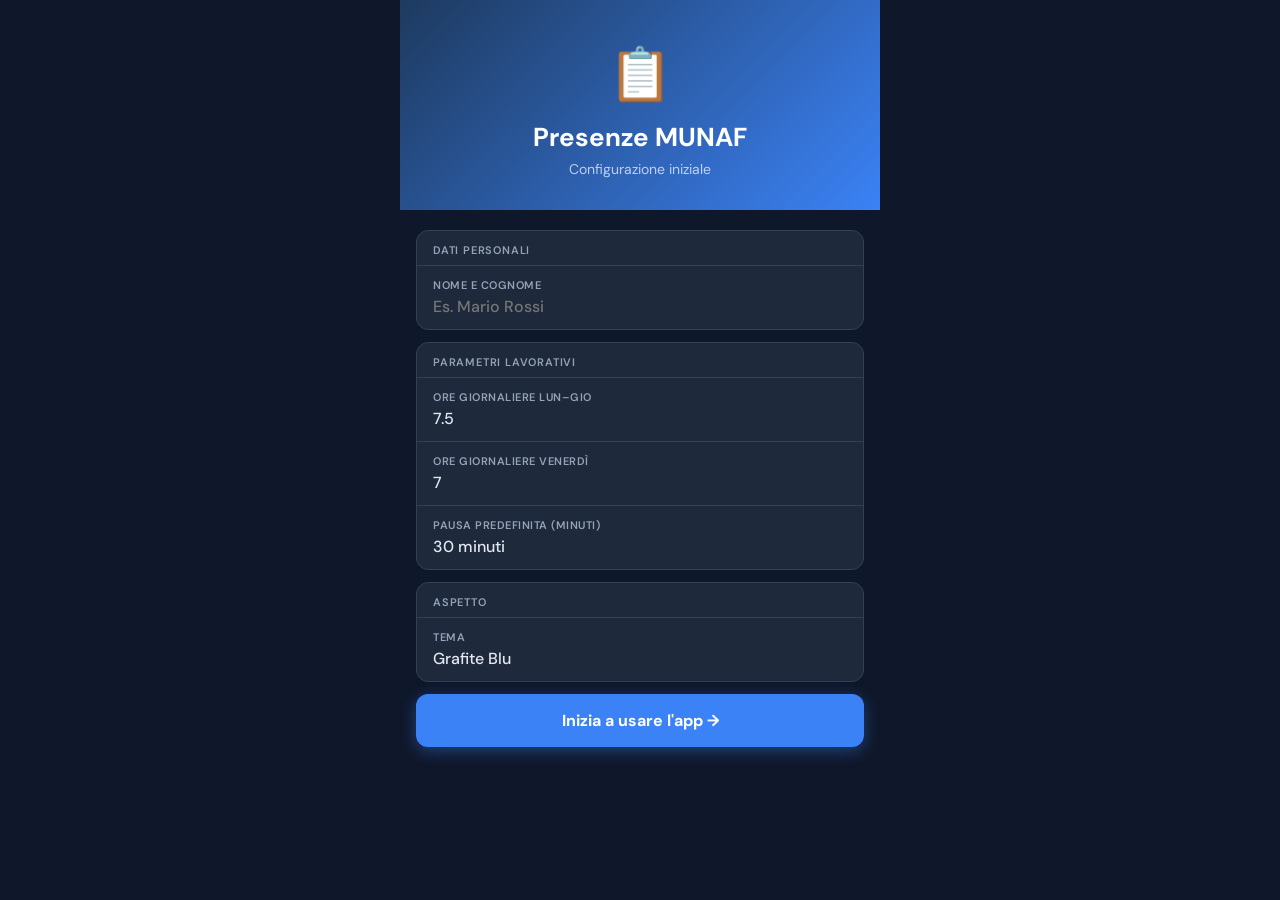
<file: index.html>
<!DOCTYPE html>
<html lang="it">
<head>
  <meta charset="UTF-8">
  <meta name="viewport" content="width=device-width, initial-scale=1.0, viewport-fit=cover">
  <meta name="mobile-web-app-capable" content="yes">
  <meta name="apple-mobile-web-app-capable" content="yes">
  <meta name="apple-mobile-web-app-status-bar-style" content="black-translucent">
  <meta name="apple-mobile-web-app-title" content="Presenze MUNAF">
  <meta name="theme-color" content="#1e3a5f">
  <title>Presenze MUNAF</title>
  <link rel="manifest" href="manifest.json">
  <link rel="apple-touch-icon" href="assets/icon-192.svg">
  <link rel="icon" href="assets/icon-192.svg">
  <link rel="preconnect" href="https://fonts.googleapis.com">
  <link href="https://fonts.googleapis.com/css2?family=DM+Sans:wght@400;500;600;700&display=swap" rel="stylesheet">
  <link rel="stylesheet" href="style.css">
</head>
<body>
<div id="app">

  <!-- ========== SETUP ========== -->
  <div id="view-setup" class="view active">
    <div class="setup-hero">
      <div class="setup-hero-icon">📋</div>
      <h1>Presenze MUNAF</h1>
      <p>Configurazione iniziale</p>
    </div>
    <div class="setup-body">
      <div class="setup-section">
        <div class="setup-section-title">Dati Personali</div>
        <div class="setup-field">
          <label>Nome e Cognome</label>
          <input type="text" id="setup-name" placeholder="Es. Mario Rossi" autocomplete="name">
        </div>
      </div>
      <div class="setup-section">
        <div class="setup-section-title">Parametri Lavorativi</div>
        <div class="setup-field">
          <label>Ore giornaliere Lun–Gio</label>
          <input type="number" id="setup-hours" value="7.5" min="1" max="12" step="0.5">
        </div>
        <div class="setup-field">
          <label>Ore giornaliere Venerdì</label>
          <input type="number" id="setup-hours-fri" value="7" min="0" max="12" step="0.5">
        </div>
        <div class="setup-field">
          <label>Pausa predefinita (minuti)</label>
          <select id="setup-break">
            <option value="0">Nessuna</option>
            <option value="30" selected>30 minuti</option>
            <option value="60">60 minuti</option>
          </select>
        </div>
      </div>
      <div class="setup-section">
        <div class="setup-section-title">Aspetto</div>
        <div class="setup-field">
          <label>Tema</label>
          <select id="setup-theme" onchange="applyTheme(this.value)">
            <option value="grafite">Grafite Blu</option>
            <option value="petrolio">Verde Petrolio</option>
            <option value="bordeaux">Bordeaux</option>
            <option value="viola">Viola</option>
            <option value="grigio">Grigio Professionale</option>
            <option value="chiaro">Chiaro</option>
            <option value="salvia">Verde Salvia</option>
            <option value="azzurro">Azzurro Polvere</option>
          </select>
        </div>
      </div>
      <button class="btn-save" onclick="saveSetup()">Inizia a usare l'app →</button>
    </div>
  </div>

  <!-- ========== DASHBOARD ========== -->
  <div id="view-dashboard" class="view">
    <div class="dash-header">
      <div class="dash-greeting">Benvenuta/o,</div>
      <div class="dash-name" id="dash-name">—</div>
      <div class="dash-month" id="dash-month">—</div>
    </div>
    <div class="stats-row">
      <div class="stat-card">
        <div class="stat-label">Ore lavorate</div>
        <div class="stat-value" id="dash-ore">0:00</div>
      </div>
      <div class="stat-card">
        <div class="stat-label">Ticket</div>
        <div class="stat-value" id="dash-ticket">0</div>
      </div>
      <div class="stat-card">
        <div class="stat-label">Saldo ore</div>
        <div class="stat-value" id="dash-saldo">0:00</div>
      </div>
    </div>
    <div class="dash-section">
      <div class="dash-section-title">Ultima registrazione</div>
      <div class="last-card" id="dash-last">Nessuna registrazione questo mese</div>
    </div>
    <div class="dash-section">
      <div class="dash-section-title">Accessi rapidi</div>
    </div>
    <div class="quick-actions">
      <button class="quick-btn" onclick="openNewEntry()">
        <span class="quick-btn-icon">➕</span>Nuova giornata
      </button>
      <button class="quick-btn" onclick="navigate('calendar')">
        <span class="quick-btn-icon">📅</span>Calendario
      </button>
      <button class="quick-btn" onclick="navigate('history')">
        <span class="quick-btn-icon">🗂️</span>Storico
      </button>
      <button class="quick-btn" onclick="navigate('report')">
        <span class="quick-btn-icon">📊</span>Report
      </button>
    </div>
  </div>

  <!-- ========== FORM GIORNATA ========== -->
  <div id="view-form" class="view">
    <div class="form-header">
      <button class="form-back" onclick="navigate('dashboard')">←</button>
      <h2 id="form-title">Nuova Giornata</h2>
    </div>
    <div class="form-body">
      <div class="form-section">
        <div class="form-section-title">Data</div>
        <div class="field-row single">
          <div class="field">
            <div class="date-nav-row">
              <button class="btn-day-nav" onclick="navigateDay(-1)">‹</button>
              <div class="date-center">
                <label>Data</label>
                <input type="date" id="entry-date" onchange="onDateChange()">
              </div>
              <button class="btn-day-nav" onclick="navigateDay(1)">›</button>
              <button class="btn-save-top" onclick="saveEntry_form()">💾 Salva</button>
            </div>
          </div>
        </div>
      </div>
      <div class="calc-preview">
        <div class="calc-item">
          <div class="calc-item-label">Ore lavorate</div>
          <div class="calc-item-value" id="calc-worked">0:00</div>
        </div>
        <div class="calc-item">
          <div class="calc-item-label">Ticket</div>
          <div class="calc-item-value" id="calc-ticket">0</div>
        </div>
        <div class="calc-item">
          <div class="calc-item-label">Differenza</div>
          <div class="calc-item-value" id="calc-diff">0:00</div>
        </div>
      </div>
      <div class="form-section">
        <div class="form-section-title">Presenza</div>
        <div class="timbre-row">
          <button class="btn-timbre btn-entrata" onclick="timbraOra('entry-checkin')">⏱ Timbra Entrata</button>
          <button class="btn-timbre btn-uscita" onclick="timbraOra('entry-checkout')">⏱ Timbra Uscita</button>
        </div>
        <div class="field-row">
          <div class="field">
            <label>Entrata</label>
            <input type="time" id="entry-checkin" oninput="updateCalcPreview()">
          </div>
          <div class="field">
            <label>Uscita</label>
            <input type="time" id="entry-checkout" oninput="updateCalcPreview()">
          </div>
        </div>
        <div class="field-row">
          <div class="field">
            <label>Pausa (min)</label>
            <input type="number" id="entry-break" min="0" max="120" step="5" oninput="updateCalcPreview()">
          </div>
          <div class="field">
            <label>Ore contratto</label>
            <input type="number" id="entry-contract" min="0" max="12" step="0.5" oninput="updateCalcPreview()">
          </div>
        </div>
      </div>
      <div class="form-section">
        <div class="form-section-title">Assenze</div>
        <div class="field-row">
          <div class="field">
            <label>Ore malattia</label>
            <input type="number" id="entry-sick" min="0" max="24" step="0.5" placeholder="0">
          </div>
          <div class="field">
            <label>Ore ferie</label>
            <input type="number" id="entry-holiday" min="0" max="24" step="0.5" placeholder="0">
          </div>
        </div>
        <div class="field-row single">
          <div class="field">
            <label>Ore assenza recupero</label>
            <input type="number" id="entry-recovery" min="0" max="24" step="0.5" placeholder="0">
          </div>
        </div>
      </div>
      <div class="form-section">
        <div class="form-section-title">Ore Aggiuntive (autorizzate)</div>
        <div class="field-row">
          <div class="field">
            <label>Supplementari</label>
            <input type="number" id="entry-supp" min="0" max="24" step="0.5" placeholder="0">
          </div>
          <div class="field">
            <label>Straord. diurne</label>
            <input type="number" id="entry-otday" min="0" max="24" step="0.5" placeholder="0">
          </div>
        </div>
        <div class="field-row">
          <div class="field">
            <label>Straord. nott./fest.</label>
            <input type="number" id="entry-otnight" min="0" max="24" step="0.5" placeholder="0">
          </div>
          <div class="field">
            <label>Accantonate</label>
            <input type="number" id="entry-accrued" min="0" max="24" step="0.5" placeholder="0">
          </div>
        </div>
      </div>
      <div class="form-section">
        <div class="form-section-title">Modalità giornata</div>
        <label class="toggle-row" style="border-bottom:1px solid var(--border);">
          <span>✈️ In trasferta</span>
          <span class="toggle">
            <input type="checkbox" id="entry-travel"
              onchange="document.getElementById('travel-desc-row').style.display=this.checked?'block':'none'">
            <span class="toggle-slider"></span>
          </span>
        </label>
        <div id="travel-desc-row" style="display:none;">
          <div class="field">
            <label>Descrizione trasferta</label>
            <input type="text" id="entry-travel-desc" placeholder="Dove / perché">
          </div>
        </div>
        <label class="toggle-row" style="border-bottom:1px solid var(--border);">
          <span>🏠 Smart Working</span>
          <span class="toggle">
            <input type="checkbox" id="entry-smart" onchange="updateCalcPreview()">
            <span class="toggle-slider"></span>
          </span>
        </label>
        <label class="toggle-row">
          <span>🎉 Giorno Festivo</span>
          <span class="toggle">
            <input type="checkbox" id="entry-holiday-flag" onchange="updateCalcPreview()">
            <span class="toggle-slider"></span>
          </span>
        </label>
      </div>
      <div class="form-section">
        <div class="form-section-title">Note</div>
        <div class="field-row single">
          <div class="field">
            <label>Note libere</label>
            <textarea id="entry-notes" placeholder="Note aggiuntive..."></textarea>
          </div>
        </div>
      </div>
    </div>
  </div>

  <!-- ========== CALENDARIO ========== -->
  <div id="view-calendar" class="view">
    <div class="cal-nav">
      <button class="cal-nav-btn" onclick="calNav(-1)">‹</button>
      <span id="cal-label">—</span>
      <button class="cal-nav-btn" onclick="calNav(1)">›</button>
    </div>
    <div class="cal-legend">
      <div class="legend-item"><div class="legend-dot" style="background:#3b82f6"></div>Lavoro</div>
      <div class="legend-item"><div class="legend-dot" style="background:#10b981"></div>Ferie</div>
      <div class="legend-item"><div class="legend-dot" style="background:#ef4444"></div>Malattia</div>
      <div class="legend-item"><div class="legend-dot" style="background:#f59e0b"></div>Recupero</div>
      <div class="legend-item"><div class="legend-dot" style="background:#a855f7"></div>Trasferta</div>
    </div>
    <div id="cal-grid"></div>
  </div>

  <!-- ========== STORICO ========== -->
  <div id="view-history" class="view">
    <div class="search-bar">
      <input type="search" id="history-search" placeholder="🔍 Cerca per data o note..."
        oninput="historySearch=this.value; renderHistory()">
    </div>
    <div id="history-list"></div>
  </div>

  <!-- ========== REPORT ========== -->
  <div id="view-report" class="view">
    <div class="view-header"><h2>📊 Report Mensile</h2></div>
    <div class="report-controls">
      <select id="report-month">
        <option value="1">Gennaio</option><option value="2">Febbraio</option>
        <option value="3">Marzo</option><option value="4">Aprile</option>
        <option value="5">Maggio</option><option value="6">Giugno</option>
        <option value="7">Luglio</option><option value="8">Agosto</option>
        <option value="9">Settembre</option><option value="10">Ottobre</option>
        <option value="11">Novembre</option><option value="12">Dicembre</option>
      </select>
      <select id="report-year">
        <option value="2024">2024</option><option value="2025">2025</option>
        <option value="2026">2026</option><option value="2027">2027</option>
      </select>
      <button class="btn-go" onclick="renderReport()">Vai</button>
    </div>
    <div id="report-title"></div>
    <div id="report-grid"></div>
    <div class="export-buttons">
      <button class="btn-export btn-xlsx" onclick="doExportXLSX()">📊 Esporta XLSX</button>
      <button class="btn-export btn-pdf" onclick="doExportPDF()">📑 Esporta PDF</button>
    </div>
    <div class="export-buttons" style="margin-top:-4px;">
      <button class="btn-export btn-csv" onclick="doExportCSV()">📄 Esporta CSV</button>
    </div>
    <div id="report-table-wrap" style="display:none;">
      <table class="report-table">
        <thead>
          <tr>
            <th>Gg</th><th>Data</th><th>Ticket</th><th>Contr.</th><th>Lav.</th>
            <th>Mal.</th><th>Ferie</th><th>Rec.</th><th>Supp.</th>
            <th>Str.D</th><th>Str.N</th><th>Acc.</th><th>Note</th>
          </tr>
        </thead>
        <tbody id="report-table-body"></tbody>
      </table>
    </div>
  </div>

  <!-- ========== IMPOSTAZIONI ========== -->
  <div id="view-settings" class="view">
    <div class="settings-header"><h2>⚙️ Impostazioni</h2></div>
    <div class="settings-body">
      <div class="settings-section">
        <div class="settings-section-title">Dati Personali</div>
        <div class="settings-field">
          <label>Nome e Cognome</label>
          <input type="text" id="set-name" autocomplete="name">
        </div>
      </div>
      <div class="settings-section">
        <div class="settings-section-title">Parametri Lavorativi</div>
        <div class="settings-field">
          <label>Ore giornaliere Lun–Gio</label>
          <input type="number" id="set-hours" min="1" max="12" step="0.5">
        </div>
        <div class="settings-field">
          <label>Ore giornaliere Venerdì</label>
          <input type="number" id="set-hours-fri" min="0" max="12" step="0.5">
        </div>
        <div class="settings-field">
          <label>Pausa predefinita (minuti)</label>
          <select id="set-break">
            <option value="0">Nessuna</option>
            <option value="30">30 minuti</option>
            <option value="60">60 minuti</option>
          </select>
        </div>
      </div>
      <div class="settings-section">
        <div class="settings-section-title">Aspetto</div>
        <div class="settings-field">
          <label>Tema</label>
          <select id="set-theme" onchange="applyTheme(this.value)">
            <option value="grafite">Grafite Blu</option>
            <option value="petrolio">Verde Petrolio</option>
            <option value="bordeaux">Bordeaux</option>
            <option value="viola">Viola</option>
            <option value="grigio">Grigio Professionale</option>
            <option value="chiaro">Chiaro</option>
            <option value="salvia">Verde Salvia</option>
            <option value="azzurro">Azzurro Polvere</option>
          </select>
        </div>
      </div>
      <button class="btn-save" onclick="saveSettings()">💾 Salva impostazioni</button>
      <div class="settings-section" style="margin-top:12px;">
        <div class="settings-section-title">Backup dati</div>
      </div>
      <div class="backup-buttons">
        <button class="btn-backup" onclick="exportBackup()">📤 Esporta backup</button>
        <button class="btn-backup" onclick="document.getElementById('import-file').click()">📥 Importa backup</button>
      </div>
      <input type="file" id="import-file" accept=".json" style="display:none"
        onchange="importBackup(this.files[0])
          .then(()=>{ showToast('Backup ripristinato!','success'); this.value=''; })
          .catch(e=>showToast('Errore: '+e.message,'error'))">
      <div style="padding:16px; text-align:center; color:var(--subtext); font-size:12px;">
        Presenze MUNAF v1.0 — Dati salvati localmente sul dispositivo
      </div>
    </div>
  </div>

  <!-- ========== BOTTOM NAV ========== -->
  <nav id="bottom-nav">
    <button class="nav-btn" data-view="dashboard" onclick="navigate('dashboard')">
      <span class="nav-icon">🏠</span>Home
    </button>
    <button class="nav-btn" data-view="calendar" onclick="navigate('calendar')">
      <span class="nav-icon">📅</span>Calendario
    </button>
    <button class="nav-btn nav-add" data-view="form" onclick="openNewEntry()">
      <span class="nav-icon">＋</span>
    </button>
    <button class="nav-btn" data-view="history" onclick="navigate('history')">
      <span class="nav-icon">🗂️</span>Storico
    </button>
    <button class="nav-btn" data-view="settings" onclick="navigate('settings')">
      <span class="nav-icon">⚙️</span>Setup
    </button>
  </nav>

  <div id="toast"></div>
</div>

<script src="storage.js"></script>
<script src="calculations.js"></script>
<script src="export.js"></script>
<script src="app.js"></script>
</body>
</html>
</file>
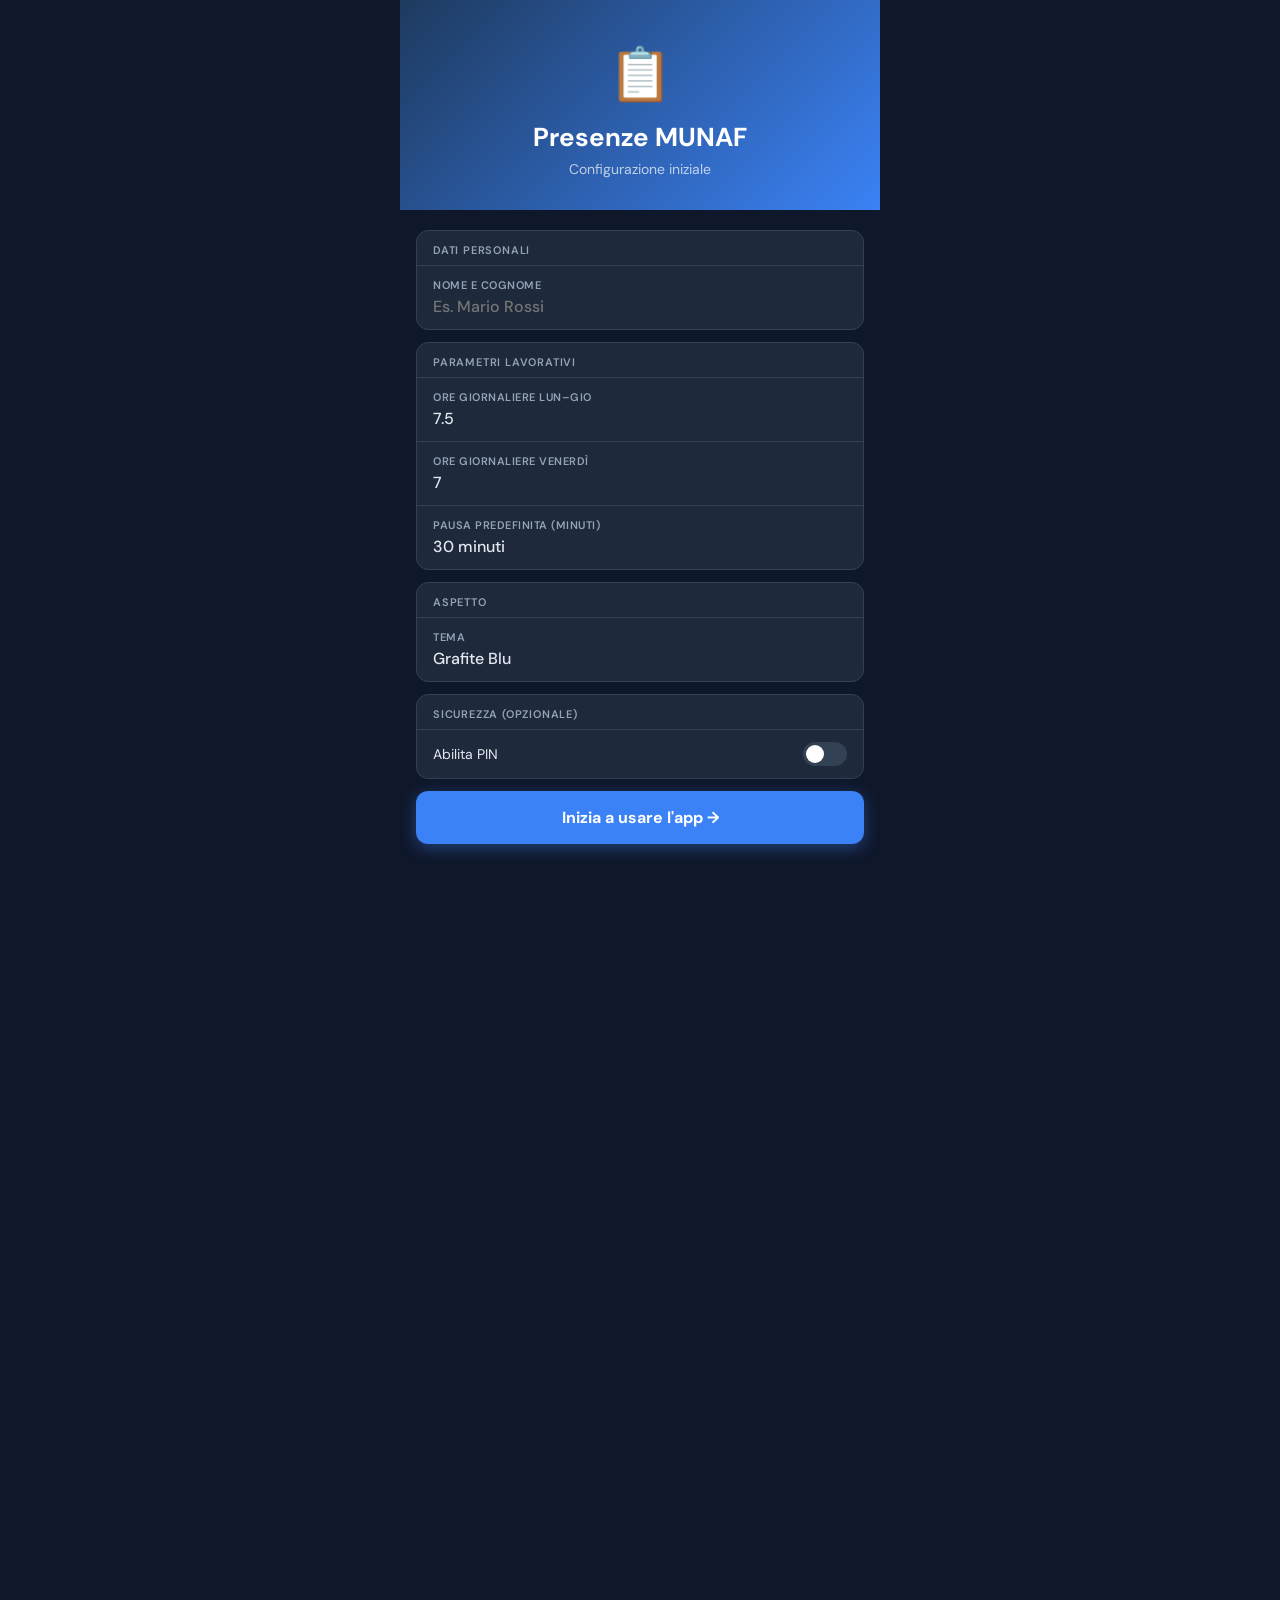
<file: index (1).html>
<!DOCTYPE html>
<html lang="it">
<head>
  <meta charset="UTF-8">
  <meta name="viewport" content="width=device-width, initial-scale=1.0, viewport-fit=cover">
  <meta name="mobile-web-app-capable" content="yes">
  <meta name="apple-mobile-web-app-capable" content="yes">
  <meta name="apple-mobile-web-app-status-bar-style" content="black-translucent">
  <meta name="apple-mobile-web-app-title" content="Presenze MUNAF">
  <meta name="theme-color" content="#1e3a5f">
  <title>Presenze MUNAF</title>
  <link rel="manifest" href="manifest.json">
  <link rel="apple-touch-icon" href="icon-192.svg">
  <link rel="icon" href="icon-192.svg">
  <link rel="preconnect" href="https://fonts.googleapis.com">
  <link href="https://fonts.googleapis.com/css2?family=DM+Sans:wght@400;500;600;700&display=swap" rel="stylesheet">
  <link rel="stylesheet" href="style.css">
</head>
<body>
<div id="app">

  <!-- ========== SETUP ========== -->
  <div id="view-setup" class="view active">
    <div class="setup-hero">
      <div class="setup-hero-icon">📋</div>
      <h1>Presenze MUNAF</h1>
      <p>Configurazione iniziale</p>
    </div>
    <div class="setup-body">
      <div class="setup-section">
        <div class="setup-section-title">Dati Personali</div>
        <div class="setup-field">
          <label>Nome e Cognome</label>
          <input type="text" id="setup-name" placeholder="Es. Mario Rossi" autocomplete="name">
        </div>
      </div>
      <div class="setup-section">
        <div class="setup-section-title">Parametri Lavorativi</div>
        <div class="setup-field">
          <label>Ore giornaliere Lun–Gio</label>
          <input type="number" id="setup-hours" value="7.5" min="1" max="12" step="0.5">
        </div>
        <div class="setup-field">
          <label>Ore giornaliere Venerdì</label>
          <input type="number" id="setup-hours-fri" value="7" min="0" max="12" step="0.5">
        </div>
        <div class="setup-field">
          <label>Pausa predefinita (minuti)</label>
          <select id="setup-break">
            <option value="0">Nessuna</option>
            <option value="30" selected>30 minuti</option>
            <option value="60">60 minuti</option>
          </select>
        </div>
      </div>
      <div class="setup-section">
        <div class="setup-section-title">Aspetto</div>
        <div class="setup-field">
          <label>Tema</label>
          <select id="setup-theme" onchange="applyTheme(this.value)">
            <option value="grafite">Grafite Blu</option>
            <option value="petrolio">Verde Petrolio</option>
            <option value="bordeaux">Bordeaux</option>
            <option value="viola">Viola</option>
            <option value="grigio">Grigio Professionale</option>
            <option value="chiaro">Chiaro</option>
          </select>
        </div>
      </div>
      <div class="setup-section">
        <div class="setup-section-title">Sicurezza (opzionale)</div>
        <label class="toggle-row">
          <span>Abilita PIN</span>
          <span class="toggle">
            <input type="checkbox" id="setup-pin-enabled"
              onchange="document.getElementById('setup-pin-row').style.display=this.checked?'flex':'none'">
            <span class="toggle-slider"></span>
          </span>
        </label>
        <div class="setup-field" id="setup-pin-row" style="display:none;">
          <label>PIN (4 cifre)</label>
          <input type="password" id="setup-pin" maxlength="4" inputmode="numeric" pattern="[0-9]*" placeholder="••••">
        </div>
      </div>
      <button class="btn-save" onclick="saveSetup()">Inizia a usare l'app →</button>
    </div>
  </div>

  <!-- ========== PIN ========== -->
  <div id="view-pin" class="view">
    <div class="pin-logo">🔒</div>
    <div class="pin-title">Presenze MUNAF</div>
    <div class="pin-subtitle">Inserisci il PIN per continuare</div>
    <div id="pin-display"></div>
    <div class="pin-pad">
      <button class="pin-key" onclick="pinKey('1')">1</button>
      <button class="pin-key" onclick="pinKey('2')">2</button>
      <button class="pin-key" onclick="pinKey('3')">3</button>
      <button class="pin-key" onclick="pinKey('4')">4</button>
      <button class="pin-key" onclick="pinKey('5')">5</button>
      <button class="pin-key" onclick="pinKey('6')">6</button>
      <button class="pin-key" onclick="pinKey('7')">7</button>
      <button class="pin-key" onclick="pinKey('8')">8</button>
      <button class="pin-key" onclick="pinKey('9')">9</button>
      <button class="pin-key empty"></button>
      <button class="pin-key" onclick="pinKey('0')">0</button>
      <button class="pin-key del" onclick="pinKey('del')">⌫</button>
    </div>
    <div id="pin-error"></div>
  </div>

  <!-- ========== DASHBOARD ========== -->
  <div id="view-dashboard" class="view">
    <div class="dash-header">
      <div class="dash-greeting">Benvenuta/o,</div>
      <div class="dash-name" id="dash-name">—</div>
      <div class="dash-month" id="dash-month">—</div>
    </div>
    <div class="stats-row">
      <div class="stat-card">
        <div class="stat-label">Ore lavorate</div>
        <div class="stat-value" id="dash-ore">0:00</div>
      </div>
      <div class="stat-card">
        <div class="stat-label">Ticket</div>
        <div class="stat-value" id="dash-ticket">0</div>
      </div>
      <div class="stat-card">
        <div class="stat-label">Saldo ore</div>
        <div class="stat-value" id="dash-saldo">0:00</div>
      </div>
    </div>
    <div class="dash-section">
      <div class="dash-section-title">Ultima registrazione</div>
      <div class="last-card" id="dash-last">Nessuna registrazione questo mese</div>
    </div>
    <div class="dash-section">
      <div class="dash-section-title">Accessi rapidi</div>
    </div>
    <div class="quick-actions">
      <button class="quick-btn" onclick="openNewEntry()">
        <span class="quick-btn-icon">➕</span>Nuova giornata
      </button>
      <button class="quick-btn" onclick="navigate('calendar')">
        <span class="quick-btn-icon">📅</span>Calendario
      </button>
      <button class="quick-btn" onclick="navigate('history')">
        <span class="quick-btn-icon">🗂️</span>Storico
      </button>
      <button class="quick-btn" onclick="navigate('report')">
        <span class="quick-btn-icon">📊</span>Report
      </button>
    </div>
  </div>

  <!-- ========== FORM GIORNATA ========== -->
  <div id="view-form" class="view">
    <div class="form-header">
      <button class="form-back" onclick="navigate('dashboard')">←</button>
      <h2 id="form-title">Nuova Giornata</h2>
    </div>
    <div class="form-body">
      <div class="form-section">
        <div class="form-section-title">Data</div>
        <div class="field-row single">
          <div class="field">
            <label>Data</label>
            <input type="date" id="entry-date">
          </div>
        </div>
      </div>

      <div class="calc-preview">
        <div class="calc-item">
          <div class="calc-item-label">Ore lavorate</div>
          <div class="calc-item-value" id="calc-worked">0:00</div>
        </div>
        <div class="calc-item">
          <div class="calc-item-label">Ticket</div>
          <div class="calc-item-value" id="calc-ticket">0</div>
        </div>
        <div class="calc-item">
          <div class="calc-item-label">Differenza</div>
          <div class="calc-item-value" id="calc-diff">0:00</div>
        </div>
      </div>

      <div class="form-section">
        <div class="form-section-title">Presenza</div>
        <div class="field-row">
          <div class="field">
            <label>Entrata</label>
            <input type="time" id="entry-checkin" oninput="updateCalcPreview()">
          </div>
          <div class="field">
            <label>Uscita</label>
            <input type="time" id="entry-checkout" oninput="updateCalcPreview()">
          </div>
        </div>
        <div class="field-row">
          <div class="field">
            <label>Pausa (min)</label>
            <input type="number" id="entry-break" min="0" max="120" step="5" oninput="updateCalcPreview()">
          </div>
          <div class="field">
            <label>Ore contratto</label>
            <input type="number" id="entry-contract" min="0" max="12" step="0.5" oninput="updateCalcPreview()">
          </div>
        </div>
      </div>

      <div class="form-section">
        <div class="form-section-title">Assenze</div>
        <div class="field-row">
          <div class="field">
            <label>Ore malattia</label>
            <input type="number" id="entry-sick" min="0" max="24" step="0.5" placeholder="0">
          </div>
          <div class="field">
            <label>Ore ferie</label>
            <input type="number" id="entry-holiday" min="0" max="24" step="0.5" placeholder="0">
          </div>
        </div>
        <div class="field-row single">
          <div class="field">
            <label>Ore assenza recupero</label>
            <input type="number" id="entry-recovery" min="0" max="24" step="0.5" placeholder="0">
          </div>
        </div>
      </div>

      <div class="form-section">
        <div class="form-section-title">Ore Aggiuntive (autorizzate)</div>
        <div class="field-row">
          <div class="field">
            <label>Supplementari</label>
            <input type="number" id="entry-supp" min="0" max="24" step="0.5" placeholder="0">
          </div>
          <div class="field">
            <label>Straord. diurne</label>
            <input type="number" id="entry-otday" min="0" max="24" step="0.5" placeholder="0">
          </div>
        </div>
        <div class="field-row">
          <div class="field">
            <label>Straord. nott./fest.</label>
            <input type="number" id="entry-otnight" min="0" max="24" step="0.5" placeholder="0">
          </div>
          <div class="field">
            <label>Accantonate</label>
            <input type="number" id="entry-accrued" min="0" max="24" step="0.5" placeholder="0">
          </div>
        </div>
      </div>

      <div class="form-section">
        <div class="form-section-title">Trasferta</div>
        <label class="toggle-row" style="border-bottom:1px solid var(--border);">
          <span>In trasferta</span>
          <span class="toggle">
            <input type="checkbox" id="entry-travel"
              onchange="document.getElementById('travel-desc-row').style.display=this.checked?'block':'none'">
            <span class="toggle-slider"></span>
          </span>
        </label>
        <div id="travel-desc-row" style="display:none;">
          <div class="field">
            <label>Descrizione trasferta</label>
            <input type="text" id="entry-travel-desc" placeholder="Dove / perché">
          </div>
        </div>
      </div>

      <div class="form-section">
        <div class="form-section-title">Note</div>
        <div class="field-row single">
          <div class="field">
            <label>Note libere</label>
            <textarea id="entry-notes" placeholder="Note aggiuntive..."></textarea>
          </div>
        </div>
      </div>

      <button class="btn-save" onclick="saveEntry_form()">💾 Salva giornata</button>
    </div>
  </div>

  <!-- ========== CALENDARIO ========== -->
  <div id="view-calendar" class="view">
    <div class="cal-nav">
      <button class="cal-nav-btn" onclick="calNav(-1)">‹</button>
      <span id="cal-label">—</span>
      <button class="cal-nav-btn" onclick="calNav(1)">›</button>
    </div>
    <div class="cal-legend">
      <div class="legend-item"><div class="legend-dot" style="background:#3b82f6"></div>Lavoro</div>
      <div class="legend-item"><div class="legend-dot" style="background:#10b981"></div>Ferie</div>
      <div class="legend-item"><div class="legend-dot" style="background:#ef4444"></div>Malattia</div>
      <div class="legend-item"><div class="legend-dot" style="background:#f59e0b"></div>Recupero</div>
      <div class="legend-item"><div class="legend-dot" style="background:#a855f7"></div>Trasferta</div>
    </div>
    <div id="cal-grid"></div>
  </div>

  <!-- ========== STORICO ========== -->
  <div id="view-history" class="view">
    <div class="search-bar">
      <input type="search" id="history-search" placeholder="🔍 Cerca per data o note..."
        oninput="historySearch=this.value; renderHistory()">
    </div>
    <div id="history-list"></div>
  </div>

  <!-- ========== REPORT ========== -->
  <div id="view-report" class="view">
    <div class="view-header"><h2>📊 Report Mensile</h2></div>
    <div class="report-controls">
      <select id="report-month">
        <option value="1">Gennaio</option><option value="2">Febbraio</option>
        <option value="3">Marzo</option><option value="4">Aprile</option>
        <option value="5">Maggio</option><option value="6">Giugno</option>
        <option value="7">Luglio</option><option value="8">Agosto</option>
        <option value="9">Settembre</option><option value="10">Ottobre</option>
        <option value="11">Novembre</option><option value="12">Dicembre</option>
      </select>
      <select id="report-year">
        <option value="2024">2024</option><option value="2025">2025</option>
        <option value="2026">2026</option><option value="2027">2027</option>
      </select>
      <button class="btn-go" onclick="renderReport()">Vai</button>
    </div>
    <div id="report-title"></div>
    <div id="report-grid"></div>
    <div class="export-buttons">
      <button class="btn-export btn-csv" onclick="doExportCSV()">📄 Esporta CSV</button>
      <button class="btn-export btn-pdf" onclick="doExportPDF()">📑 Esporta PDF</button>
    </div>
    <div id="report-table-wrap" style="display:none;">
      <table class="report-table">
        <thead>
          <tr>
            <th>Gg</th><th>Data</th><th>Ticket</th><th>Contr.</th><th>Lav.</th>
            <th>Mal.</th><th>Ferie</th><th>Rec.</th><th>Supp.</th>
            <th>Str.D</th><th>Str.N</th><th>Acc.</th><th>Note</th>
          </tr>
        </thead>
        <tbody id="report-table-body"></tbody>
      </table>
    </div>
  </div>

  <!-- ========== IMPOSTAZIONI ========== -->
  <div id="view-settings" class="view">
    <div class="settings-header"><h2>⚙️ Impostazioni</h2></div>
    <div class="settings-body">
      <div class="settings-section">
        <div class="settings-section-title">Dati Personali</div>
        <div class="settings-field">
          <label>Nome e Cognome</label>
          <input type="text" id="set-name" autocomplete="name">
        </div>
      </div>
      <div class="settings-section">
        <div class="settings-section-title">Parametri Lavorativi</div>
        <div class="settings-field">
          <label>Ore giornaliere Lun–Gio</label>
          <input type="number" id="set-hours" min="1" max="12" step="0.5">
        </div>
        <div class="settings-field">
          <label>Ore giornaliere Venerdì</label>
          <input type="number" id="set-hours-fri" min="0" max="12" step="0.5">
        </div>
        <div class="settings-field">
          <label>Pausa predefinita (minuti)</label>
          <select id="set-break">
            <option value="0">Nessuna</option>
            <option value="30">30 minuti</option>
            <option value="60">60 minuti</option>
          </select>
        </div>
      </div>
      <div class="settings-section">
        <div class="settings-section-title">Aspetto</div>
        <div class="settings-field">
          <label>Tema</label>
          <select id="set-theme" onchange="applyTheme(this.value)">
            <option value="grafite">Grafite Blu</option>
            <option value="petrolio">Verde Petrolio</option>
            <option value="bordeaux">Bordeaux</option>
            <option value="viola">Viola</option>
            <option value="grigio">Grigio Professionale</option>
            <option value="chiaro">Chiaro</option>
          </select>
        </div>
      </div>
      <div class="settings-section">
        <div class="settings-section-title">Sicurezza</div>
        <label class="toggle-row" style="border-bottom:1px solid var(--border);">
          <span>Abilita PIN</span>
          <span class="toggle">
            <input type="checkbox" id="set-pin-enabled"
              onchange="document.getElementById('set-pin-row').style.display=this.checked?'flex':'none'">
            <span class="toggle-slider"></span>
          </span>
        </label>
        <div class="settings-field" id="set-pin-row" style="display:none;">
          <label>PIN (4 cifre)</label>
          <input type="password" id="set-pin" maxlength="4" inputmode="numeric" pattern="[0-9]*" placeholder="••••">
        </div>
      </div>
      <button class="btn-save" onclick="saveSettings()">💾 Salva impostazioni</button>

      <div class="settings-section" style="margin-top:12px;">
        <div class="settings-section-title">Backup dati</div>
      </div>
      <div class="backup-buttons">
        <button class="btn-backup" onclick="exportBackup()">📤 Esporta backup</button>
        <button class="btn-backup" onclick="document.getElementById('import-file').click()">📥 Importa backup</button>
      </div>
      <input type="file" id="import-file" accept=".json" style="display:none"
        onchange="importBackup(this.files[0])
          .then(()=>{ showToast('Backup ripristinato!','success'); this.value=''; })
          .catch(e=>showToast('Errore: '+e.message,'error'))">

      <div style="padding:16px; text-align:center; color:var(--subtext); font-size:12px;">
        Presenze MUNAF v1.0 — Dati salvati localmente sul dispositivo
      </div>
    </div>
  </div>

  <!-- ========== BOTTOM NAV ========== -->
  <nav id="bottom-nav">
    <button class="nav-btn" data-view="dashboard" onclick="navigate('dashboard')">
      <span class="nav-icon">🏠</span>Home
    </button>
    <button class="nav-btn" data-view="calendar" onclick="navigate('calendar')">
      <span class="nav-icon">📅</span>Calendario
    </button>
    <button class="nav-btn nav-add" data-view="form" onclick="openNewEntry()">
      <span class="nav-icon">＋</span>
    </button>
    <button class="nav-btn" data-view="history" onclick="navigate('history')">
      <span class="nav-icon">🗂️</span>Storico
    </button>
    <button class="nav-btn" data-view="settings" onclick="navigate('settings')">
      <span class="nav-icon">⚙️</span>Setup
    </button>
  </nav>

  <div id="toast"></div>
</div>

<script src="storage.js"></script>
<script src="calculations.js"></script>
<script src="export.js"></script>
<script src="app.js"></script>
</body>
</html>
</file>
<file: style.css>
/* =============================================
   STYLE.CSS - Presenze MUNAF
   ============================================= */

:root {
  --primary: #1e3a5f;
  --accent: #3b82f6;
  --bg: #0f172a;
  --surface: #1e293b;
  --text: #e2e8f0;
  --subtext: #94a3b8;
  --border: #334155;
  --row1: #1e293b;
  --row2: #263348;
  --danger: #ef4444;
  --success: #10b981;
  --warn: #f59e0b;
  --radius: 12px;
  --radius-sm: 8px;
  --shadow: 0 4px 24px rgba(0,0,0,0.4);
  --nav-h: 64px;
  --font: 'DM Sans', sans-serif;
}

* { box-sizing: border-box; margin: 0; padding: 0; -webkit-tap-highlight-color: transparent; }

html, body {
  height: 100%;
  width: 100%;
  overflow: hidden;
  font-family: var(--font);
  background: var(--bg);
  color: var(--text);
  font-size: 15px;
}

/* ---- LAYOUT ---- */

#app {
  display: flex;
  flex-direction: column;
  height: 100dvh;
  width: 100%;
  max-width: 480px;
  margin: 0 auto;
  position: relative;
  background: var(--bg);
}

.view {
  display: none;
  flex: 1;
  overflow-y: auto;
  overflow-x: hidden;
  padding-bottom: calc(var(--nav-h) + 8px);
  scrollbar-width: thin;
  scrollbar-color: var(--border) transparent;
}
.view::-webkit-scrollbar { width: 4px; }
.view::-webkit-scrollbar-thumb { background: var(--border); border-radius: 4px; }

.view.active { display: block; }

/* ---- BOTTOM NAV ---- */

#bottom-nav {
  display: flex;
  position: fixed;
  bottom: 0;
  left: 50%;
  transform: translateX(-50%);
  width: 100%;
  max-width: 480px;
  height: var(--nav-h);
  background: var(--surface);
  border-top: 1px solid var(--border);
  z-index: 100;
  justify-content: space-around;
  align-items: center;
  padding: 0 4px;
  box-shadow: 0 -4px 20px rgba(0,0,0,0.3);
}

.nav-btn {
  display: flex;
  flex-direction: column;
  align-items: center;
  justify-content: center;
  gap: 3px;
  flex: 1;
  height: 100%;
  background: none;
  border: none;
  color: var(--subtext);
  cursor: pointer;
  transition: color 0.2s;
  font-family: var(--font);
  font-size: 10px;
  font-weight: 500;
  padding: 6px 2px;
}
.nav-btn .nav-icon { font-size: 22px; line-height: 1; }
.nav-btn.active { color: var(--accent); }
.nav-btn:active { transform: scale(0.92); }

.nav-add {
  background: var(--accent);
  color: white !important;
  border-radius: 50%;
  width: 52px;
  height: 52px;
  flex: 0 0 52px;
  box-shadow: 0 4px 16px rgba(59,130,246,0.5);
  margin-bottom: 8px;
}
.nav-add .nav-icon { font-size: 26px; }

/* =============================================
   DASHBOARD
   ============================================= */

#view-dashboard { padding: 0 0 calc(var(--nav-h) + 8px); }

.dash-header {
  background: linear-gradient(135deg, var(--primary), var(--accent));
  padding: 28px 20px 36px;
  position: relative;
  overflow: hidden;
}
.dash-header::before {
  content: '';
  position: absolute;
  top: -40px; right: -40px;
  width: 160px; height: 160px;
  border-radius: 50%;
  background: rgba(255,255,255,0.06);
}
.dash-header::after {
  content: '';
  position: absolute;
  bottom: -30px; left: 30px;
  width: 100px; height: 100px;
  border-radius: 50%;
  background: rgba(255,255,255,0.04);
}
.dash-greeting { font-size: 13px; color: rgba(255,255,255,0.7); margin-bottom: 4px; }
.dash-name { font-size: 22px; font-weight: 700; color: white; }
.dash-month { font-size: 12px; color: rgba(255,255,255,0.6); margin-top: 2px; }

.stats-row {
  display: grid;
  grid-template-columns: 1fr 1fr 1fr;
  gap: 12px;
  padding: 16px;
  margin-top: -20px;
  position: relative;
  z-index: 2;
}
.stat-card {
  background: var(--surface);
  border-radius: var(--radius);
  padding: 14px 10px;
  text-align: center;
  border: 1px solid var(--border);
  box-shadow: var(--shadow);
}
.stat-label { font-size: 10px; color: var(--subtext); text-transform: uppercase; letter-spacing: 0.5px; margin-bottom: 6px; }
.stat-value { font-size: 20px; font-weight: 700; color: var(--text); }
.stat-value.positive { color: var(--success); }
.stat-value.negative { color: var(--danger); }

.dash-section { padding: 0 16px 12px; }
.dash-section-title {
  font-size: 12px; font-weight: 600;
  color: var(--subtext); text-transform: uppercase;
  letter-spacing: 0.8px; margin-bottom: 10px;
}

.last-card {
  background: var(--surface);
  border: 1px solid var(--border);
  border-radius: var(--radius);
  padding: 14px 16px;
  font-size: 13px;
  color: var(--subtext);
  line-height: 1.7;
}

.quick-actions {
  display: grid;
  grid-template-columns: 1fr 1fr;
  gap: 10px;
  padding: 0 16px 16px;
}
.quick-btn {
  background: var(--surface);
  border: 1px solid var(--border);
  border-radius: var(--radius);
  padding: 16px;
  text-align: center;
  cursor: pointer;
  color: var(--text);
  font-family: var(--font);
  font-size: 13px;
  font-weight: 500;
  transition: all 0.2s;
  display: flex;
  flex-direction: column;
  align-items: center;
  gap: 6px;
}
.quick-btn:active { transform: scale(0.96); background: var(--primary); }
.quick-btn-icon { font-size: 24px; }

/* =============================================
   FORM GIORNATA
   ============================================= */

.form-header {
  background: linear-gradient(135deg, var(--primary), var(--accent));
  padding: 20px 20px 16px;
  display: flex;
  align-items: center;
  gap: 12px;
}
.form-back {
  background: rgba(255,255,255,0.15);
  border: none;
  border-radius: 50%;
  width: 36px; height: 36px;
  color: white;
  font-size: 18px;
  cursor: pointer;
  display: flex; align-items: center; justify-content: center;
  font-family: var(--font);
}
.form-header h2 { font-size: 18px; font-weight: 700; color: white; }

.form-body { padding: 16px; }

.form-section {
  background: var(--surface);
  border: 1px solid var(--border);
  border-radius: var(--radius);
  margin-bottom: 12px;
  overflow: hidden;
}
.form-section-title {
  font-size: 11px; font-weight: 600;
  color: var(--subtext); text-transform: uppercase;
  letter-spacing: 0.8px; padding: 12px 16px 8px;
  border-bottom: 1px solid var(--border);
}

.field-row {
  display: grid;
  grid-template-columns: 1fr 1fr;
  gap: 0;
  border-bottom: 1px solid var(--border);
}
.field-row:last-child { border-bottom: none; }
.field-row.single { grid-template-columns: 1fr; }

.field {
  padding: 10px 14px;
  border-right: 1px solid var(--border);
  display: flex;
  flex-direction: column;
  gap: 4px;
}
.field:last-child { border-right: none; }

.field label {
  font-size: 10px; font-weight: 600;
  color: var(--subtext); text-transform: uppercase;
  letter-spacing: 0.5px;
}
.field input, .field select, .field textarea {
  background: none;
  border: none;
  outline: none;
  color: var(--text);
  font-family: var(--font);
  font-size: 15px;
  font-weight: 500;
  width: 100%;
  appearance: none;
  -webkit-appearance: none;
}
.field input[type="time"] { cursor: pointer; }
.field textarea { resize: none; min-height: 60px; font-size: 13px; }

/* Calcolo preview */
.calc-preview {
  background: var(--surface);
  border: 1px solid var(--border);
  border-radius: var(--radius);
  padding: 14px 16px;
  margin-bottom: 12px;
  display: flex;
  justify-content: space-around;
  align-items: center;
}
.calc-item { text-align: center; }
.calc-item-label { font-size: 10px; color: var(--subtext); text-transform: uppercase; letter-spacing: 0.5px; margin-bottom: 4px; }
.calc-item-value { font-size: 22px; font-weight: 700; }

/* Toggle */
.toggle-row {
  display: flex;
  align-items: center;
  justify-content: space-between;
  padding: 12px 16px;
  cursor: pointer;
}
.toggle-row span { font-size: 14px; color: var(--text); }
.toggle { position: relative; width: 44px; height: 24px; flex-shrink: 0; }
.toggle input { opacity: 0; width: 0; height: 0; }
.toggle-slider {
  position: absolute; inset: 0;
  background: var(--border);
  border-radius: 24px;
  cursor: pointer;
  transition: 0.2s;
}
.toggle-slider::before {
  content: '';
  position: absolute;
  left: 3px; top: 3px;
  width: 18px; height: 18px;
  background: white;
  border-radius: 50%;
  transition: 0.2s;
}
.toggle input:checked + .toggle-slider { background: var(--accent); }
.toggle input:checked + .toggle-slider::before { transform: translateX(20px); }

/* Bottone salva */
.btn-save {
  width: 100%;
  padding: 16px;
  background: var(--accent);
  color: white;
  border: none;
  border-radius: var(--radius);
  font-family: var(--font);
  font-size: 16px;
  font-weight: 700;
  cursor: pointer;
  margin-bottom: 16px;
  box-shadow: 0 4px 16px rgba(59,130,246,0.4);
  transition: all 0.2s;
}
.btn-save:active { transform: scale(0.98); opacity: 0.9; }

/* =============================================
   CALENDARIO
   ============================================= */

.cal-nav {
  display: flex;
  align-items: center;
  justify-content: space-between;
  padding: 16px;
}
.cal-nav-btn {
  background: var(--surface);
  border: 1px solid var(--border);
  border-radius: 50%;
  width: 36px; height: 36px;
  color: var(--text);
  font-size: 18px;
  cursor: pointer;
  display: flex; align-items: center; justify-content: center;
  font-family: var(--font);
  transition: all 0.2s;
}
.cal-nav-btn:active { background: var(--primary); }
#cal-label { font-size: 18px; font-weight: 700; }

.cal-legend {
  display: flex;
  flex-wrap: wrap;
  gap: 8px;
  padding: 0 16px 12px;
}
.legend-item {
  display: flex;
  align-items: center;
  gap: 4px;
  font-size: 11px;
  color: var(--subtext);
}
.legend-dot {
  width: 10px; height: 10px;
  border-radius: 50%;
}

#cal-grid {
  display: grid;
  grid-template-columns: repeat(7, 1fr);
  gap: 2px;
  padding: 0 10px 16px;
}

.cal-header-cell {
  text-align: center;
  font-size: 10px;
  font-weight: 600;
  color: var(--subtext);
  text-transform: uppercase;
  padding: 4px 0;
}

.cal-cell {
  aspect-ratio: 1;
  border-radius: var(--radius-sm);
  display: flex;
  flex-direction: column;
  align-items: center;
  justify-content: center;
  cursor: pointer;
  font-size: 11px;
  position: relative;
  transition: all 0.15s;
  background: var(--surface);
  border: 1px solid var(--border);
  padding: 2px;
  gap: 1px;
}
.cal-cell:active { transform: scale(0.92); }
.cal-cell.empty { background: none; border-color: transparent; cursor: default; }
.cal-cell.cal-weekend { opacity: 0.5; }
.cal-cell.cal-today { border: 2px solid var(--accent); }
.cal-cell.cal-lavoro { background: rgba(59,130,246,0.25); border-color: rgba(59,130,246,0.5); }
.cal-cell.cal-ferie { background: rgba(16,185,129,0.25); border-color: rgba(16,185,129,0.5); }
.cal-cell.cal-malattia { background: rgba(239,68,68,0.25); border-color: rgba(239,68,68,0.5); }
.cal-cell.cal-recupero { background: rgba(245,158,11,0.25); border-color: rgba(245,158,11,0.5); }
.cal-cell.cal-trasferta { background: rgba(168,85,247,0.25); border-color: rgba(168,85,247,0.5); }

.cal-day-num { font-size: 13px; font-weight: 600; color: var(--text); line-height: 1; }
.cal-hours { font-size: 9px; color: var(--subtext); }
.cal-ticket { position: absolute; top: 2px; right: 2px; font-size: 8px; background: var(--accent); color: white; border-radius: 3px; padding: 0 2px; font-weight: 700; }
.cal-travel-icon { font-size: 9px; }

/* =============================================
   STORICO
   ============================================= */

.search-bar {
  padding: 12px 16px;
  position: sticky;
  top: 0;
  background: var(--bg);
  z-index: 10;
  border-bottom: 1px solid var(--border);
}
.search-bar input {
  width: 100%;
  background: var(--surface);
  border: 1px solid var(--border);
  border-radius: var(--radius);
  padding: 10px 16px;
  color: var(--text);
  font-family: var(--font);
  font-size: 14px;
  outline: none;
}
.search-bar input::placeholder { color: var(--subtext); }

#history-list { padding: 8px 12px; }

.history-item {
  background: var(--surface);
  border: 1px solid var(--border);
  border-radius: var(--radius);
  padding: 12px 14px;
  margin-bottom: 8px;
  display: flex;
  align-items: center;
  gap: 12px;
}
.history-left {
  display: flex;
  flex-direction: column;
  gap: 4px;
  min-width: 64px;
}
.history-day { font-size: 11px; color: var(--subtext); }
.history-date { font-size: 14px; font-weight: 700; }
.history-center {
  flex: 1;
  display: flex;
  flex-direction: column;
  gap: 3px;
  font-size: 12px;
  color: var(--subtext);
  min-width: 0;
}
.history-hours { font-weight: 700; color: var(--text); }
.history-note { color: var(--subtext); font-size: 11px; white-space: nowrap; overflow: hidden; text-overflow: ellipsis; }
.history-actions { display: flex; gap: 6px; }
.btn-icon {
  background: none; border: none;
  font-size: 18px; cursor: pointer;
  padding: 4px; border-radius: 8px;
  transition: background 0.2s;
}
.btn-icon:active { background: var(--border); }
.btn-danger { }

.empty-state {
  text-align: center;
  padding: 48px 16px;
  color: var(--subtext);
  font-size: 14px;
}

/* =============================================
   REPORT
   ============================================= */

.report-controls {
  display: flex;
  gap: 10px;
  padding: 16px;
  align-items: flex-end;
}
.report-controls select {
  flex: 1;
  background: var(--surface);
  border: 1px solid var(--border);
  border-radius: var(--radius-sm);
  padding: 10px 12px;
  color: var(--text);
  font-family: var(--font);
  font-size: 14px;
  outline: none;
  appearance: none;
  -webkit-appearance: none;
}
.btn-go {
  background: var(--accent);
  color: white;
  border: none;
  border-radius: var(--radius-sm);
  padding: 10px 18px;
  font-family: var(--font);
  font-size: 14px;
  font-weight: 600;
  cursor: pointer;
}

#report-title { font-size: 20px; font-weight: 700; padding: 0 16px 12px; }

#report-grid {
  display: grid;
  grid-template-columns: 1fr 1fr;
  gap: 8px;
  padding: 0 16px 16px;
}
.report-card {
  background: var(--surface);
  border: 1px solid var(--border);
  border-radius: var(--radius-sm);
  padding: 12px 14px;
}
.report-label { font-size: 10px; color: var(--subtext); text-transform: uppercase; letter-spacing: 0.5px; margin-bottom: 4px; }
.report-val { font-size: 20px; font-weight: 700; color: var(--text); }

.export-buttons {
  display: grid;
  grid-template-columns: 1fr 1fr;
  gap: 10px;
  padding: 0 16px 16px;
}
.btn-export {
  padding: 14px;
  border: none;
  border-radius: var(--radius);
  font-family: var(--font);
  font-size: 14px;
  font-weight: 600;
  cursor: pointer;
  display: flex; align-items: center; justify-content: center; gap: 8px;
  transition: all 0.2s;
}
.btn-export:active { transform: scale(0.96); }
.btn-csv { background: var(--success); color: white; }
.btn-pdf { background: var(--danger); color: white; }

#report-table-wrap {
  overflow-x: auto;
  padding: 0 16px 16px;
}
.report-table {
  width: 100%;
  border-collapse: collapse;
  font-size: 11px;
  min-width: 700px;
}
.report-table th {
  background: var(--primary);
  color: white;
  padding: 8px 6px;
  text-align: center;
  font-weight: 600;
  white-space: nowrap;
}
.report-table td {
  padding: 6px;
  text-align: center;
  border-bottom: 1px solid var(--border);
  color: var(--subtext);
}
.report-table tr.row-lavoro td { background: rgba(59,130,246,0.08); }
.report-table tr.row-ferie td { background: rgba(16,185,129,0.08); }
.report-table tr.row-malattia td { background: rgba(239,68,68,0.08); }
.report-table tr.row-trasferta td { background: rgba(168,85,247,0.08); }

/* =============================================
   IMPOSTAZIONI
   ============================================= */

.settings-header {
  background: linear-gradient(135deg, var(--primary), var(--accent));
  padding: 24px 20px 20px;
}
.settings-header h2 { font-size: 20px; font-weight: 700; color: white; }

.settings-body { padding: 16px; }
.settings-section {
  background: var(--surface);
  border: 1px solid var(--border);
  border-radius: var(--radius);
  margin-bottom: 12px;
  overflow: hidden;
}
.settings-section-title {
  font-size: 11px; font-weight: 600;
  color: var(--subtext); text-transform: uppercase;
  letter-spacing: 0.8px; padding: 12px 16px 8px;
  border-bottom: 1px solid var(--border);
}
.settings-field {
  padding: 12px 16px;
  border-bottom: 1px solid var(--border);
  display: flex;
  flex-direction: column;
  gap: 4px;
}
.settings-field:last-child { border-bottom: none; }
.settings-field label { font-size: 11px; color: var(--subtext); font-weight: 600; text-transform: uppercase; letter-spacing: 0.5px; }
.settings-field input, .settings-field select {
  background: none;
  border: none;
  outline: none;
  color: var(--text);
  font-family: var(--font);
  font-size: 15px;
  font-weight: 500;
  width: 100%;
  appearance: none;
  -webkit-appearance: none;
}

.backup-buttons {
  display: grid;
  grid-template-columns: 1fr 1fr;
  gap: 10px;
  padding: 0 16px 16px;
}
.btn-backup {
  padding: 14px;
  border: 1px solid var(--border);
  border-radius: var(--radius);
  background: var(--surface);
  color: var(--text);
  font-family: var(--font);
  font-size: 13px;
  font-weight: 600;
  cursor: pointer;
  display: flex; align-items: center; justify-content: center; gap: 8px;
}
.btn-backup:active { background: var(--primary); }

/* =============================================
   PIN
   ============================================= */

#view-pin {
  display: flex;
  flex-direction: column;
  align-items: center;
  justify-content: center;
  min-height: 100dvh;
  padding: 32px 24px;
  text-align: center;
}
.pin-logo { font-size: 48px; margin-bottom: 16px; }
.pin-title { font-size: 22px; font-weight: 700; margin-bottom: 8px; }
.pin-subtitle { font-size: 14px; color: var(--subtext); margin-bottom: 32px; }

#pin-display { display: flex; gap: 16px; justify-content: center; margin-bottom: 32px; }
.pin-dot {
  width: 16px; height: 16px;
  border-radius: 50%;
  border: 2px solid var(--border);
  background: transparent;
  transition: all 0.2s;
}
.pin-dot.filled { background: var(--accent); border-color: var(--accent); }

.pin-pad {
  display: grid;
  grid-template-columns: repeat(3, 72px);
  gap: 12px;
  justify-content: center;
}
.pin-key {
  width: 72px; height: 72px;
  border-radius: 50%;
  background: var(--surface);
  border: 1px solid var(--border);
  color: var(--text);
  font-size: 22px;
  font-weight: 600;
  font-family: var(--font);
  cursor: pointer;
  display: flex; align-items: center; justify-content: center;
  transition: all 0.15s;
}
.pin-key:active { background: var(--accent); border-color: var(--accent); color: white; transform: scale(0.92); }
.pin-key.del { font-size: 18px; }
.pin-key.empty { background: none; border-color: transparent; pointer-events: none; }

#pin-error { color: var(--danger); font-size: 14px; margin-top: 16px; min-height: 20px; }

/* =============================================
   SETUP
   ============================================= */

#view-setup {
  min-height: 100dvh;
  padding-bottom: 32px;
}
.setup-hero {
  background: linear-gradient(135deg, var(--primary), var(--accent));
  padding: 40px 24px 32px;
  text-align: center;
}
.setup-hero-icon { font-size: 52px; margin-bottom: 12px; }
.setup-hero h1 { font-size: 26px; font-weight: 700; color: white; margin-bottom: 6px; }
.setup-hero p { font-size: 14px; color: rgba(255,255,255,0.7); }

.setup-body { padding: 20px 16px; }
.setup-section {
  background: var(--surface);
  border: 1px solid var(--border);
  border-radius: var(--radius);
  margin-bottom: 12px;
  overflow: hidden;
}
.setup-section-title {
  font-size: 11px; font-weight: 600;
  color: var(--subtext); text-transform: uppercase;
  letter-spacing: 0.8px; padding: 12px 16px 8px;
  border-bottom: 1px solid var(--border);
}
.setup-field {
  padding: 12px 16px;
  border-bottom: 1px solid var(--border);
  display: flex; flex-direction: column; gap: 4px;
}
.setup-field:last-child { border-bottom: none; }
.setup-field label { font-size: 11px; color: var(--subtext); font-weight: 600; text-transform: uppercase; letter-spacing: 0.5px; }
.setup-field input, .setup-field select {
  background: none; border: none; outline: none;
  color: var(--text); font-family: var(--font);
  font-size: 16px; font-weight: 500; width: 100%;
  appearance: none; -webkit-appearance: none;
}

/* =============================================
   BADGES
   ============================================= */

.badge {
  display: inline-flex;
  align-items: center;
  font-size: 10px;
  font-weight: 700;
  padding: 2px 7px;
  border-radius: 20px;
  text-transform: uppercase;
  letter-spacing: 0.3px;
}
.badge-ok { background: rgba(16,185,129,0.2); color: var(--success); }
.badge-warn { background: rgba(245,158,11,0.2); color: var(--warn); }
.badge-lavoro { background: rgba(59,130,246,0.2); color: #60a5fa; }
.badge-ferie { background: rgba(16,185,129,0.2); color: var(--success); }
.badge-malattia { background: rgba(239,68,68,0.2); color: #f87171; }
.badge-recupero { background: rgba(245,158,11,0.2); color: var(--warn); }
.badge-trasferta { background: rgba(168,85,247,0.2); color: #c084fc; }
.badge-empty { background: var(--border); color: var(--subtext); }

/* =============================================
   TOAST
   ============================================= */

#toast {
  position: fixed;
  bottom: calc(var(--nav-h) + 16px);
  left: 50%;
  transform: translateX(-50%) translateY(20px);
  background: var(--surface);
  border: 1px solid var(--border);
  border-radius: var(--radius);
  padding: 12px 20px;
  font-size: 14px;
  font-weight: 500;
  z-index: 999;
  opacity: 0;
  transition: all 0.3s;
  white-space: nowrap;
  box-shadow: var(--shadow);
  max-width: calc(100% - 32px);
  text-align: center;
}
#toast.show {
  opacity: 1;
  transform: translateX(-50%) translateY(0);
}
.toast-success { border-color: var(--success); color: var(--success); }
.toast-error { border-color: var(--danger); color: var(--danger); }
.toast-info { border-color: var(--accent); color: var(--accent); }

/* =============================================
   VIEW HEADERS
   ============================================= */

.view-header {
  padding: 20px 16px 16px;
  border-bottom: 1px solid var(--border);
}
.view-header h2 { font-size: 20px; font-weight: 700; }

/* =============================================
   MISC
   ============================================= */

.positive { color: var(--success) !important; }
.negative { color: var(--danger) !important; }

input[type="number"]::-webkit-inner-spin-button { display: none; }
input[type="date"]::-webkit-calendar-picker-indicator { filter: invert(0.6); }
input[type="time"]::-webkit-calendar-picker-indicator { filter: invert(0.6); }

select option { background: #1e293b; }

@media (prefers-color-scheme: light) {
  select option { background: #f8fafc; }
}

.history-diff {
  font-size: 11px;
  font-weight: 600;
  margin-left: 4px;
}

/* Bottoni Timbra */
.timbre-row {
  display: grid;
  grid-template-columns: 1fr 1fr;
  gap: 8px;
  padding: 10px 14px;
  border-bottom: 1px solid var(--border);
}
.btn-timbre {
  padding: 12px 8px;
  border: none;
  border-radius: var(--radius-sm);
  font-family: var(--font);
  font-size: 13px;
  font-weight: 700;
  cursor: pointer;
  transition: all 0.15s;
}
.btn-timbre:active { transform: scale(0.95); }
.btn-entrata { background: rgba(16,185,129,0.2); color: var(--success); border: 1px solid var(--success); }
.btn-uscita  { background: rgba(239,68,68,0.2);  color: var(--danger);  border: 1px solid var(--danger); }

/* Bottone salva in cima */
.date-save-row {
  display: flex;
  align-items: center;
  gap: 10px;
}
.date-save-row input[type="date"] { flex: 1; }
.btn-save-top {
  background: var(--accent);
  color: white;
  border: none;
  border-radius: var(--radius-sm);
  padding: 8px 14px;
  font-family: var(--font);
  font-size: 13px;
  font-weight: 700;
  cursor: pointer;
  white-space: nowrap;
  transition: all 0.2s;
}
.btn-save-top:active { transform: scale(0.95); opacity: 0.9; }

/* Navigazione giorni nel form */
.date-nav-row {
  display: flex;
  align-items: center;
  gap: 8px;
  width: 100%;
}
.date-center {
  flex: 1;
  display: flex;
  flex-direction: column;
  gap: 2px;
}
.date-center label {
  font-size: 10px; font-weight: 600;
  color: var(--subtext); text-transform: uppercase;
  letter-spacing: 0.5px;
}
.date-center input[type="date"] {
  background: none; border: none; outline: none;
  color: var(--text); font-family: var(--font);
  font-size: 15px; font-weight: 500; width: 100%;
  appearance: none; -webkit-appearance: none;
}
.btn-day-nav {
  background: var(--surface);
  border: 1px solid var(--border);
  border-radius: 50%;
  width: 32px; height: 32px;
  color: var(--text);
  font-size: 18px;
  cursor: pointer;
  display: flex; align-items: center; justify-content: center;
  font-family: var(--font);
  flex-shrink: 0;
  transition: all 0.15s;
}
.btn-day-nav:active { background: var(--primary); transform: scale(0.92); }

.btn-xlsx { background: #1d6f42; color: white; }

/* Fix colori select report */
.report-controls select option {
  background: var(--surface) !important;
  color: var(--text) !important;
}
select {
  color: var(--text) !important;
}

/* Snapshot */
.snapshot-item {
  display: flex;
  align-items: center;
  justify-content: space-between;
  padding: 10px 0;
  border-bottom: 1px solid var(--border);
  gap: 10px;
}
.snapshot-item:last-child { border-bottom: none; }
.snapshot-date { font-size: 13px; color: var(--text); }
.btn-snapshot-restore {
  background: var(--accent);
  color: white;
  border: none;
  border-radius: var(--radius-sm);
  padding: 6px 12px;
  font-family: var(--font);
  font-size: 12px;
  font-weight: 600;
  cursor: pointer;
  white-space: nowrap;
}
.btn-snapshot-restore:active { opacity: 0.8; }
</file>
